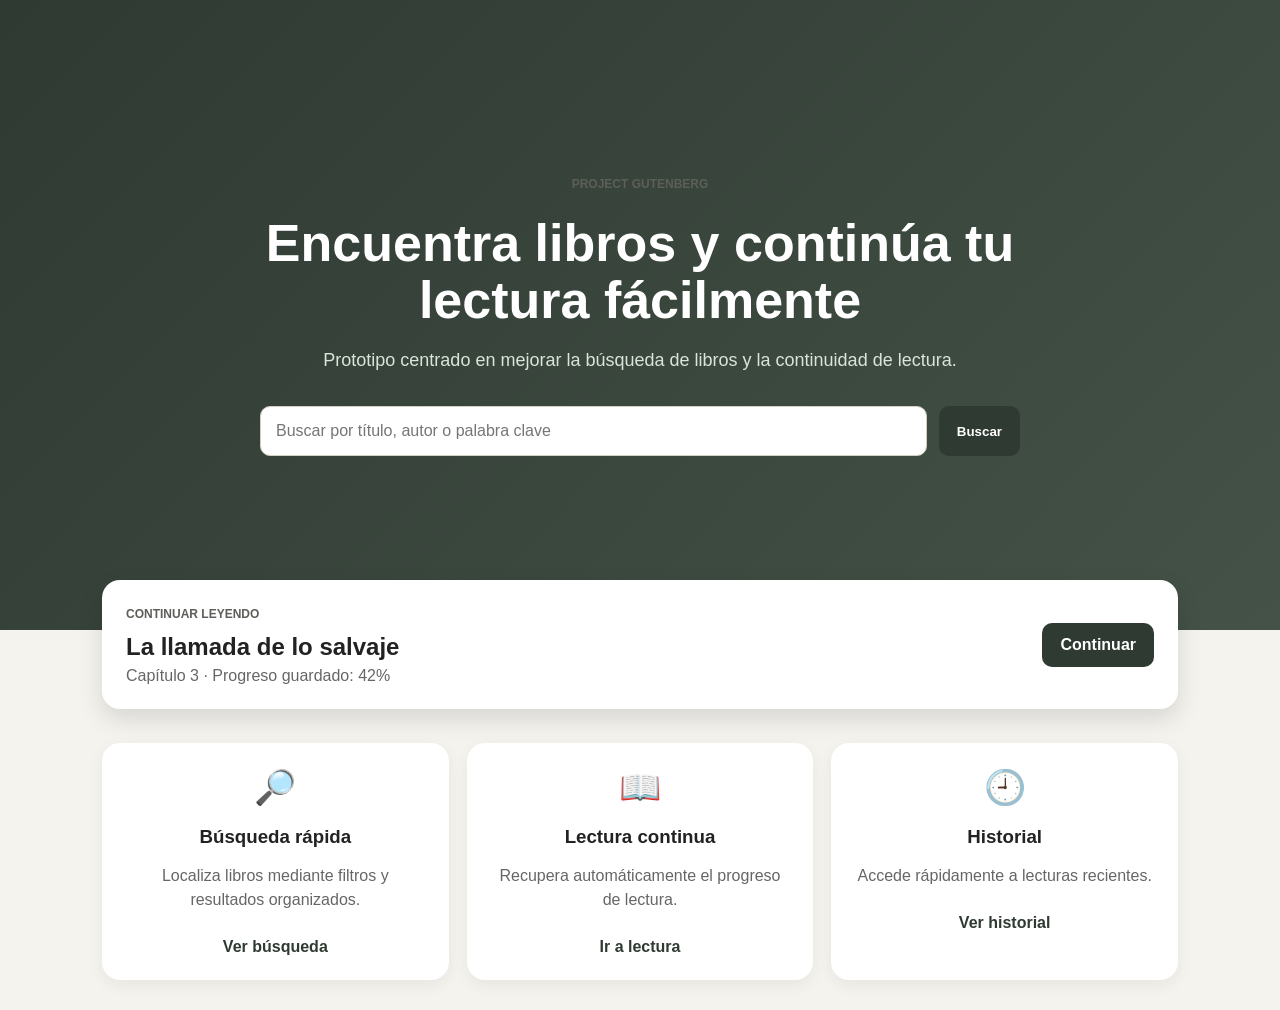
<file: index.html>
<!DOCTYPE html>
<html lang="es">
<head>
  <meta charset="UTF-8">
  <meta name="viewport" content="width=device-width, initial-scale=1.0">
  <title>Project Gutenberg - Prototipo</title>
  <link rel="stylesheet" href="estilos.css">
</head>
<body>

  <header class="hero">
    <div class="hero-contenido">
      <span class="etiqueta">Project Gutenberg</span>

      <h1>Encuentra libros y continúa tu lectura fácilmente</h1>

      <p>
        Prototipo centrado en mejorar la búsqueda de libros y la continuidad de lectura.
      </p>

      <form class="buscador" action="resultados.html">
        <input type="text" placeholder="Buscar por título, autor o palabra clave">
        <button type="submit">Buscar</button>
      </form>
    </div>
  </header>

  <main class="contenedor">

    <section class="continuar-card">
      <div>
        <span class="etiqueta">Continuar leyendo</span>
        <h2>La llamada de lo salvaje</h2>
        <p>Capítulo 3 · Progreso guardado: 42%</p>
      </div>

      <a class="boton-principal" href="lectura.html">Continuar</a>
    </section>

    <section class="acciones-rapidas">

      <article class="accion">
        <div class="icono">🔎</div>
        <h3>Búsqueda rápida</h3>
        <p>Localiza libros mediante filtros y resultados organizados.</p>
        <a href="resultados.html">Ver búsqueda</a>
      </article>

      <article class="accion">
        <div class="icono">📖</div>
        <h3>Lectura continua</h3>
        <p>Recupera automáticamente el progreso de lectura.</p>
        <a href="lectura.html">Ir a lectura</a>
      </article>

      <article class="accion">
        <div class="icono">🕘</div>
        <h3>Historial</h3>
        <p>Accede rápidamente a lecturas recientes.</p>
        <a href="historial.html">Ver historial</a>
      </article>

    </section>

  </main>

</body>
</html>
</file>
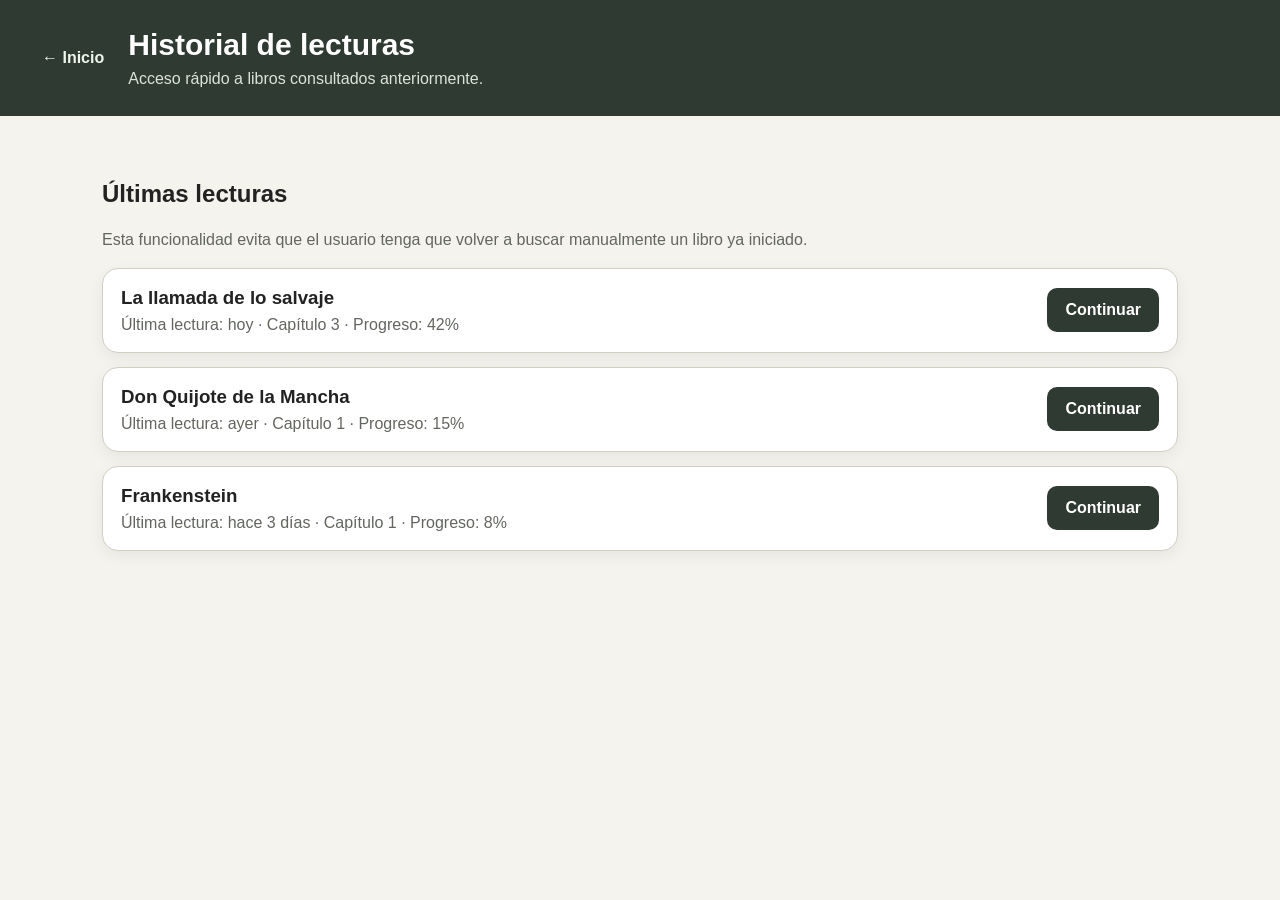
<file: historial.html>
<!DOCTYPE html>
<html lang="es">
<head>
  <meta charset="UTF-8">
  <meta name="viewport" content="width=device-width, initial-scale=1.0">
  <title>Historial de lecturas</title>
  <link rel="stylesheet" href="estilos.css">
</head>
<body>

  <header class="cabecera cabecera-secundaria">
    <a class="volver" href="index.html">← Inicio</a>
    <div>
      <h1>Historial de lecturas</h1>
      <p>Acceso rápido a libros consultados anteriormente.</p>
    </div>
  </header>

  <main class="contenedor">

    <section class="seccion">
      <h2>Últimas lecturas</h2>
      <p class="texto-ayuda">
        Esta funcionalidad evita que el usuario tenga que volver a buscar manualmente un libro ya iniciado.
      </p>

      <article class="resultado">
        <div>
          <h3>La llamada de lo salvaje</h3>
          <p>Última lectura: hoy · Capítulo 3 · Progreso: 42%</p>
        </div>
        <a class="boton-principal" href="lectura.html">Continuar</a>
      </article>

      <article class="resultado">
        <div>
          <h3>Don Quijote de la Mancha</h3>
          <p>Última lectura: ayer · Capítulo 1 · Progreso: 15%</p>
        </div>
        <a class="boton-principal" href="lectura.html">Continuar</a>
      </article>

      <article class="resultado">
        <div>
          <h3>Frankenstein</h3>
          <p>Última lectura: hace 3 días · Capítulo 1 · Progreso: 8%</p>
        </div>
        <a class="boton-principal" href="lectura.html">Continuar</a>
      </article>
    </section>

  </main>

</body>
</html>
</file>
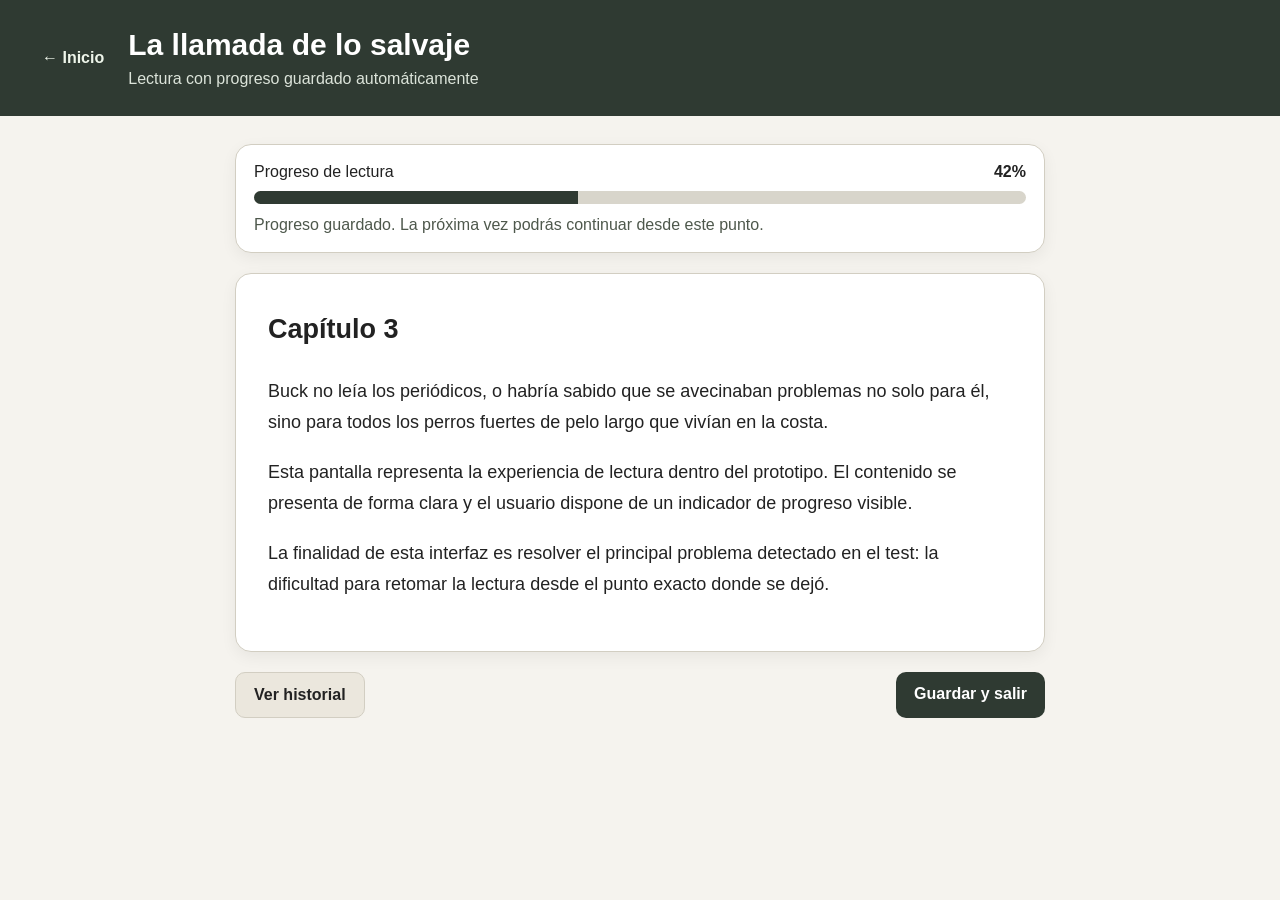
<file: lectura.html>
<!DOCTYPE html>
<html lang="es">
<head>
  <meta charset="UTF-8">
  <meta name="viewport" content="width=device-width, initial-scale=1.0">
  <title>Pantalla de lectura</title>
  <link rel="stylesheet" href="estilos.css">
</head>
<body>

  <header class="cabecera cabecera-secundaria">
    <a class="volver" href="index.html">← Inicio</a>
    <div>
      <h1>La llamada de lo salvaje</h1>
      <p>Lectura con progreso guardado automáticamente</p>
    </div>
  </header>

  <main class="contenedor-lectura">

    <section class="progreso">
      <div class="fila-progreso">
        <span>Progreso de lectura</span>
        <strong>42%</strong>
      </div>

      <div class="barra-progreso">
        <div></div>
      </div>

      <p class="mensaje-feedback">
        Progreso guardado. La próxima vez podrás continuar desde este punto.
      </p>
    </section>

    <article class="lector">
      <h2>Capítulo 3</h2>

      <p>
        Buck no leía los periódicos, o habría sabido que se avecinaban problemas no solo para él,
        sino para todos los perros fuertes de pelo largo que vivían en la costa.
      </p>

      <p>
        Esta pantalla representa la experiencia de lectura dentro del prototipo. El contenido se
        presenta de forma clara y el usuario dispone de un indicador de progreso visible.
      </p>

      <p>
        La finalidad de esta interfaz es resolver el principal problema detectado en el test:
        la dificultad para retomar la lectura desde el punto exacto donde se dejó.
      </p>
    </article>

    <nav class="acciones-lectura">
      <a class="boton-secundario" href="historial.html">Ver historial</a>
      <a class="boton-principal" href="index.html">Guardar y salir</a>
    </nav>

  </main>

</body>
</html>
</file>
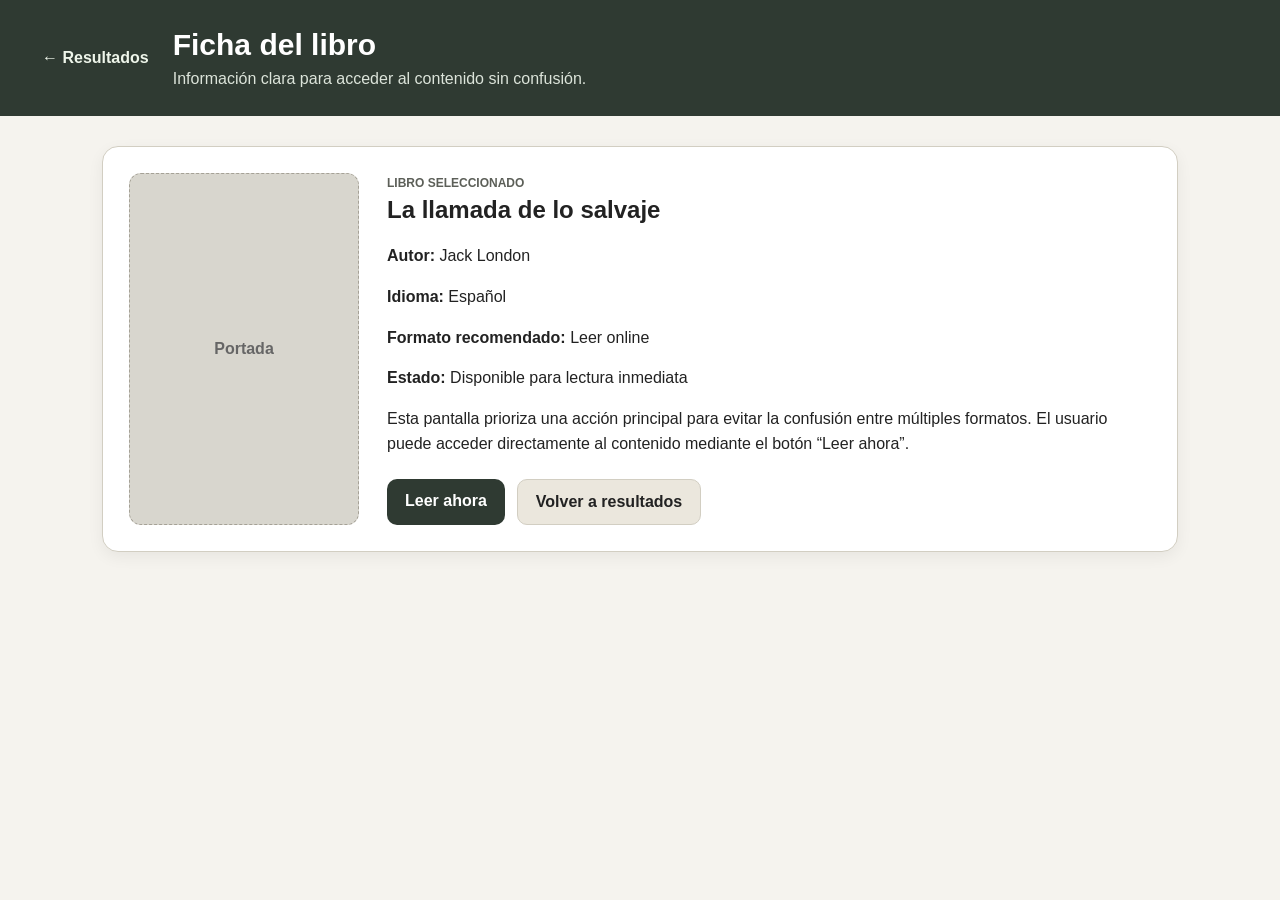
<file: libro.html>
<!DOCTYPE html>
<html lang="es">
<head>
  <meta charset="UTF-8">
  <meta name="viewport" content="width=device-width, initial-scale=1.0">
  <title>Ficha del libro</title>
  <link rel="stylesheet" href="estilos.css">
</head>
<body>

  <header class="cabecera cabecera-secundaria">
    <a class="volver" href="resultados.html">← Resultados</a>
    <div>
      <h1>Ficha del libro</h1>
      <p>Información clara para acceder al contenido sin confusión.</p>
    </div>
  </header>

  <main class="contenedor">

    <section class="detalle-libro">
      <div class="portada">Portada</div>

      <div class="info-libro">
        <span class="etiqueta">Libro seleccionado</span>
        <h2>La llamada de lo salvaje</h2>

        <p><strong>Autor:</strong> Jack London</p>
        <p><strong>Idioma:</strong> Español</p>
        <p><strong>Formato recomendado:</strong> Leer online</p>
        <p><strong>Estado:</strong> Disponible para lectura inmediata</p>

        <p>
          Esta pantalla prioriza una acción principal para evitar la confusión entre múltiples formatos.
          El usuario puede acceder directamente al contenido mediante el botón “Leer ahora”.
        </p>

        <div class="acciones">
          <a class="boton-principal" href="lectura.html">Leer ahora</a>
          <a class="boton-secundario" href="resultados.html">Volver a resultados</a>
        </div>
      </div>
    </section>

  </main>

</body>
</html>
</file>
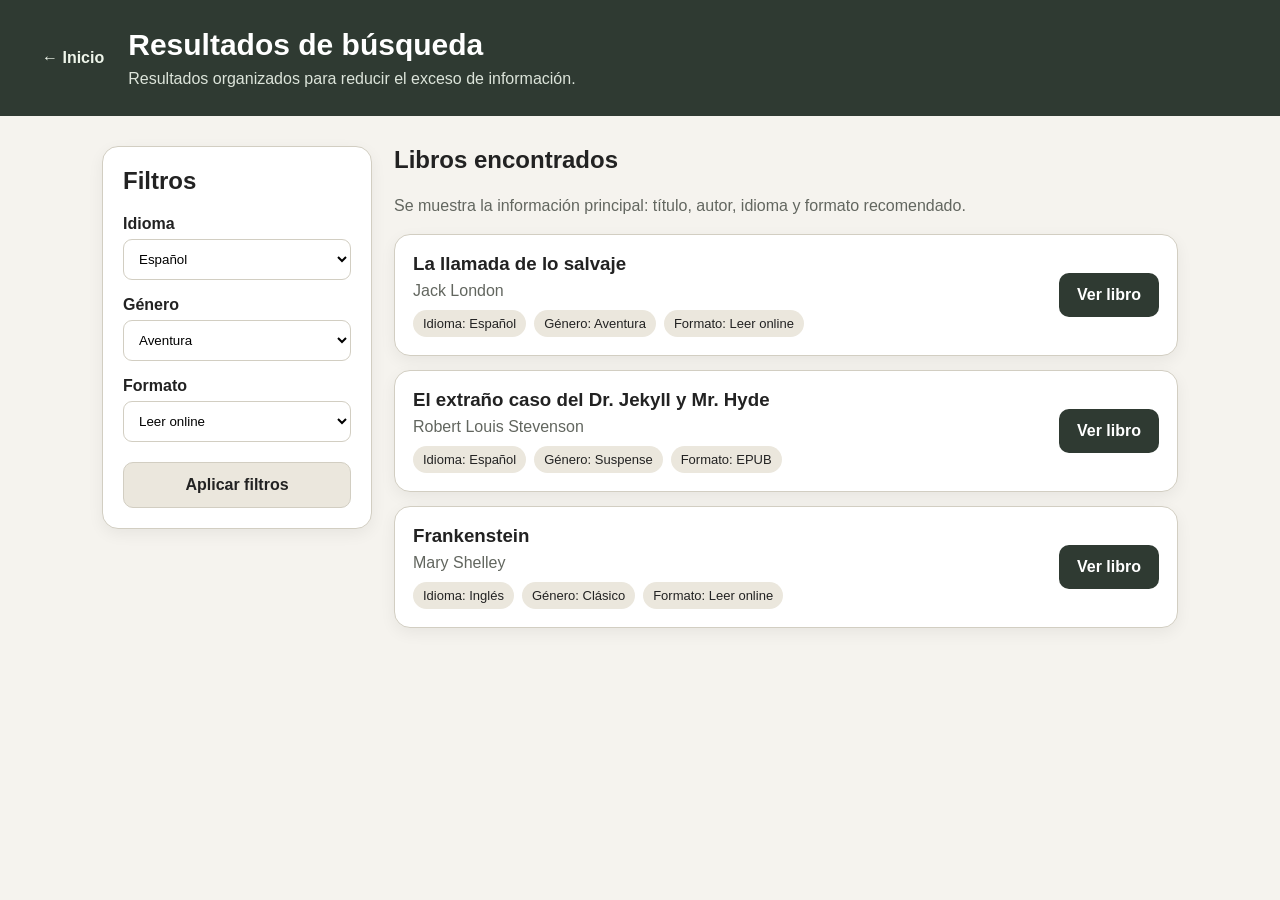
<file: resultados.html>
<!DOCTYPE html>
<html lang="es">
<head>
  <meta charset="UTF-8">
  <meta name="viewport" content="width=device-width, initial-scale=1.0">
  <title>Resultados de búsqueda</title>
  <link rel="stylesheet" href="estilos.css">
</head>
<body>

  <header class="cabecera cabecera-secundaria">
    <a class="volver" href="index.html">← Inicio</a>
    <div>
      <h1>Resultados de búsqueda</h1>
      <p>Resultados organizados para reducir el exceso de información.</p>
    </div>
  </header>

  <main class="contenedor distribucion">

    <aside class="filtros">
      <h2>Filtros</h2>

      <label for="idioma">Idioma</label>
      <select id="idioma">
        <option>Español</option>
        <option>Inglés</option>
        <option>Francés</option>
      </select>

      <label for="genero">Género</label>
      <select id="genero">
        <option>Aventura</option>
        <option>Suspense</option>
        <option>Novela histórica</option>
        <option>Clásicos</option>
      </select>

      <label for="formato">Formato</label>
      <select id="formato">
        <option>Leer online</option>
        <option>EPUB</option>
        <option>Kindle</option>
        <option>PDF</option>
      </select>

      <a class="boton-secundario" href="resultados.html">Aplicar filtros</a>
    </aside>

    <section class="resultados">
      <h2>Libros encontrados</h2>
      <p class="texto-ayuda">Se muestra la información principal: título, autor, idioma y formato recomendado.</p>

      <article class="resultado">
        <div>
          <h3>La llamada de lo salvaje</h3>
          <p>Jack London</p>
          <div class="metadatos">
            <span>Idioma: Español</span>
            <span>Género: Aventura</span>
            <span>Formato: Leer online</span>
          </div>
        </div>
        <a class="boton-principal" href="libro.html">Ver libro</a>
      </article>

      <article class="resultado">
        <div>
          <h3>El extraño caso del Dr. Jekyll y Mr. Hyde</h3>
          <p>Robert Louis Stevenson</p>
          <div class="metadatos">
            <span>Idioma: Español</span>
            <span>Género: Suspense</span>
            <span>Formato: EPUB</span>
          </div>
        </div>
        <a class="boton-principal" href="libro.html">Ver libro</a>
      </article>

      <article class="resultado">
        <div>
          <h3>Frankenstein</h3>
          <p>Mary Shelley</p>
          <div class="metadatos">
            <span>Idioma: Inglés</span>
            <span>Género: Clásico</span>
            <span>Formato: Leer online</span>
          </div>
        </div>
        <a class="boton-principal" href="libro.html">Ver libro</a>
      </article>

    </section>

  </main>

</body>
</html>
</file>
<file: estilos.css>
* {
  box-sizing: border-box;
}

body {
  margin: 0;
  font-family: Arial, Helvetica, sans-serif;
  background: #f5f3ee;
  color: #222;
}

a {
  color: inherit;
  text-decoration: none;
}

.cabecera {
  background: #2f3a32;
  color: white;
  padding: 28px 42px;
}

.cabecera h1 {
  margin: 0;
  font-size: 30px;
}

.cabecera p {
  margin: 8px 0 0;
  color: #dce4da;
}

.cabecera-secundaria {
  display: flex;
  align-items: center;
  gap: 24px;
}

.volver {
  color: #eef5ea;
  font-weight: bold;
}

.contenedor {
  max-width: 1120px;
  margin: 0 auto;
  padding: 30px 22px;
}

.aviso {
  background: #dfe7dc;
  border: 1px solid #c5d3c0;
  border-radius: 14px;
  padding: 16px 18px;
  margin-bottom: 24px;
}

.bloque-principal,
.tarjeta,
.resultado,
.filtros,
.detalle-libro,
.progreso,
.lector {
  background: white;
  border: 1px solid #d2cec2;
  border-radius: 16px;
  box-shadow: 0 5px 16px rgba(0, 0, 0, 0.06);
}

.bloque-principal {
  padding: 32px;
}

.bloque-principal h2 {
  margin-top: 0;
  font-size: 30px;
}

.bloque-principal p,
.texto-ayuda {
  color: #62665f;
  line-height: 1.5;
}

.buscador {
  display: grid;
  grid-template-columns: 1fr auto;
  gap: 12px;
  margin-top: 22px;
}

.buscador input {
  padding: 15px;
  border: 1px solid #d2cec2;
  border-radius: 10px;
  font-size: 16px;
}

button,
.boton-principal,
.boton-secundario {
  border: none;
  border-radius: 10px;
  padding: 13px 18px;
  font-weight: bold;
  cursor: pointer;
  display: inline-block;
  text-align: center;
}

button,
.boton-principal {
  background: #2f3a32;
  color: white;
}

.boton-secundario {
  background: #ebe7dd;
  color: #222;
  border: 1px solid #d2cec2;
}

.continuar {
  margin-top: 24px;
  background: #f7e7b2;
  border: 1px solid #ead48c;
  border-radius: 16px;
  padding: 22px;
  display: grid;
  grid-template-columns: 1fr auto;
  gap: 18px;
  align-items: center;
}

.etiqueta {
  display: inline-block;
  text-transform: uppercase;
  font-size: 12px;
  font-weight: bold;
  color: #5c5f58;
  margin-bottom: 6px;
}

.continuar h2 {
  margin: 0 0 6px;
}

.continuar p {
  margin: 0;
  color: #54554f;
}

.seccion {
  margin-top: 34px;
}

.titulo-seccion {
  display: flex;
  justify-content: space-between;
  align-items: end;
  gap: 20px;
  margin-bottom: 16px;
}

.titulo-seccion h2 {
  margin: 0;
}

.titulo-seccion p {
  margin: 4px 0 0;
  color: #62665f;
}

.titulo-seccion a,
.tarjeta a {
  color: #2f3a32;
  font-weight: bold;
}

.tarjetas {
  display: grid;
  grid-template-columns: repeat(3, 1fr);
  gap: 16px;
}

.tarjeta {
  padding: 18px;
}

.tarjeta h3 {
  margin: 0 0 8px;
}

.tarjeta p {
  color: #62665f;
}

.barra-mini {
  height: 9px;
  background: #d8d5cb;
  border-radius: 999px;
  overflow: hidden;
  margin: 12px 0;
}

.barra-mini span {
  display: block;
  height: 100%;
  background: #2f3a32;
}

.distribucion {
  display: grid;
  grid-template-columns: 270px 1fr;
  gap: 22px;
}

.filtros {
  padding: 20px;
  height: fit-content;
}

.filtros h2 {
  margin-top: 0;
}

.filtros label {
  display: block;
  font-weight: bold;
  margin: 16px 0 6px;
}

.filtros select {
  width: 100%;
  padding: 11px;
  border: 1px solid #d2cec2;
  border-radius: 9px;
  background: white;
}

.filtros .boton-secundario {
  width: 100%;
  margin-top: 20px;
}

.resultados h2 {
  margin-top: 0;
}

.resultado {
  padding: 18px;
  margin-bottom: 14px;
  display: grid;
  grid-template-columns: 1fr auto;
  gap: 18px;
  align-items: center;
}

.resultado h3 {
  margin: 0 0 7px;
}

.resultado p {
  margin: 0;
  color: #62665f;
}

.metadatos {
  display: flex;
  flex-wrap: wrap;
  gap: 8px;
  margin-top: 10px;
}

.metadatos span {
  background: #ebe7dd;
  border-radius: 999px;
  padding: 6px 10px;
  font-size: 13px;
}

.detalle-libro {
  padding: 26px;
  display: grid;
  grid-template-columns: 230px 1fr;
  gap: 28px;
}

.portada {
  min-height: 310px;
  background: #d8d6ce;
  border: 1px dashed #a5a196;
  border-radius: 12px;
  display: flex;
  align-items: center;
  justify-content: center;
  color: #666;
  font-weight: bold;
}

.info-libro h2 {
  margin-top: 0;
}

.info-libro p {
  line-height: 1.55;
}

.acciones {
  display: flex;
  flex-wrap: wrap;
  gap: 12px;
  margin-top: 22px;
}

.contenedor-lectura {
  max-width: 850px;
  margin: 0 auto;
  padding: 28px 20px;
}

.progreso {
  padding: 18px;
  margin-bottom: 20px;
}

.fila-progreso {
  display: flex;
  justify-content: space-between;
  margin-bottom: 10px;
}

.barra-progreso {
  height: 13px;
  background: #d8d5cb;
  border-radius: 999px;
  overflow: hidden;
}

.barra-progreso div {
  width: 42%;
  height: 100%;
  background: #2f3a32;
}

.mensaje-feedback {
  margin: 12px 0 0;
  color: #4e584c;
}

.lector {
  padding: 32px;
  line-height: 1.75;
  font-size: 18px;
}

.lector h2 {
  margin-top: 0;
}

.acciones-lectura {
  margin-top: 20px;
  display: flex;
  justify-content: space-between;
  gap: 12px;
}

@media (max-width: 780px) {
  .cabecera {
    padding: 22px;
  }

  .cabecera-secundaria {
    flex-direction: column;
    align-items: flex-start;
  }

  .buscador,
  .continuar,
  .distribucion,
  .tarjetas,
  .detalle-libro,
  .resultado {
    grid-template-columns: 1fr;
  }

  .titulo-seccion,
  .acciones-lectura {
    flex-direction: column;
    align-items: stretch;
  }
}
.hero {
  min-height: 70vh;
  background: linear-gradient(135deg, #2f3a32 0%, #445247 100%);
  display: flex;
  align-items: center;
  justify-content: center;
  padding: 40px 20px;
  color: white;
}

.hero-contenido {
  max-width: 760px;
  text-align: center;
}

.hero h1 {
  font-size: 52px;
  line-height: 1.1;
  margin: 18px 0;
}

.hero p {
  font-size: 18px;
  color: #dce4da;
  margin-bottom: 32px;
  line-height: 1.5;
}

.continuar-card {
  background: white;
  border-radius: 18px;
  padding: 24px;
  margin-top: -80px;
  display: flex;
  justify-content: space-between;
  align-items: center;
  gap: 20px;
  box-shadow: 0 10px 24px rgba(0, 0, 0, 0.12);
}

.continuar-card h2 {
  margin: 6px 0;
}

.continuar-card p {
  color: #666;
  margin: 0;
}

.acciones-rapidas {
  display: grid;
  grid-template-columns: repeat(3, 1fr);
  gap: 18px;
  margin-top: 34px;
}

.accion {
  background: white;
  border-radius: 18px;
  padding: 24px;
  text-align: center;
  box-shadow: 0 5px 16px rgba(0, 0, 0, 0.06);
}

.icono {
  font-size: 34px;
  margin-bottom: 12px;
}

.accion h3 {
  margin-bottom: 10px;
}

.accion p {
  color: #666;
  line-height: 1.5;
}

.accion a {
  display: inline-block;
  margin-top: 10px;
  font-weight: bold;
  color: #2f3a32;
}

@media (max-width: 780px) {
  .hero h1 {
    font-size: 36px;
  }

  .acciones-rapidas,
  .continuar-card {
    grid-template-columns: 1fr;
    flex-direction: column;
    align-items: stretch;
  }
}
</file>
